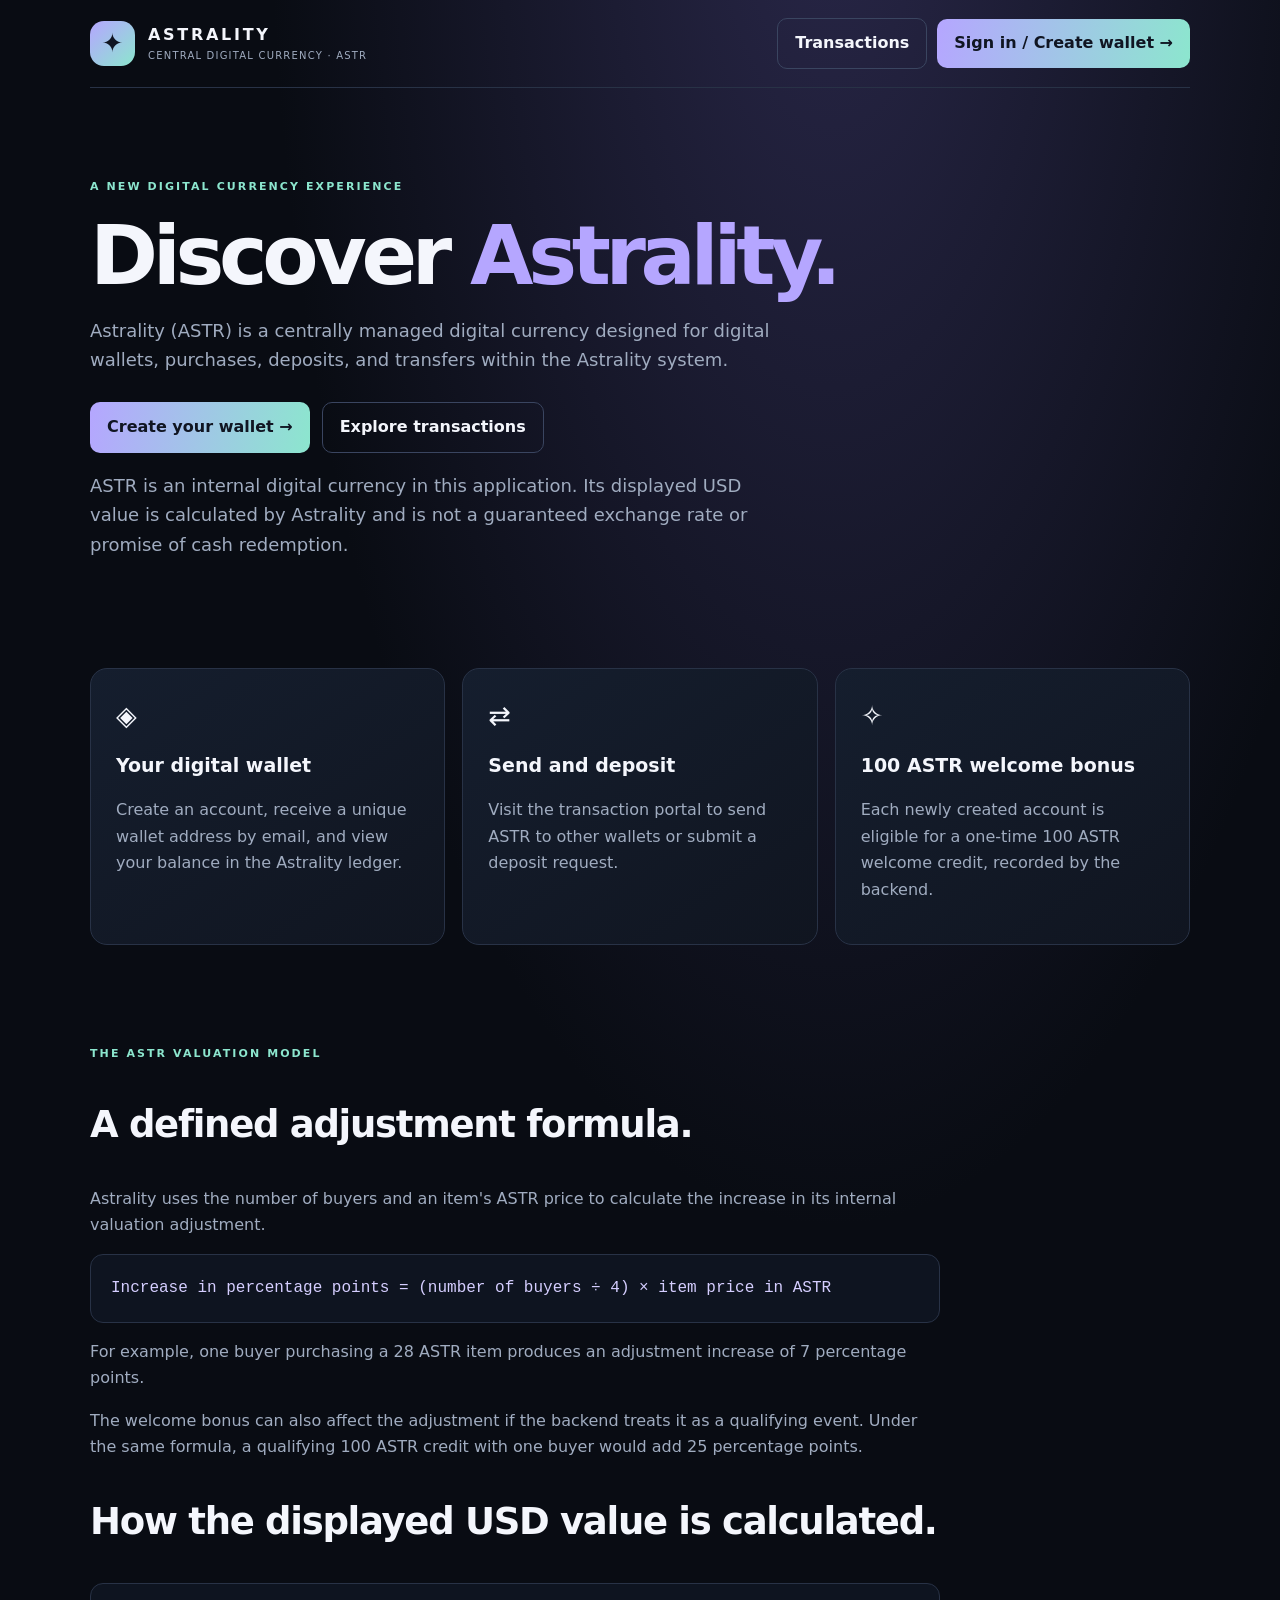
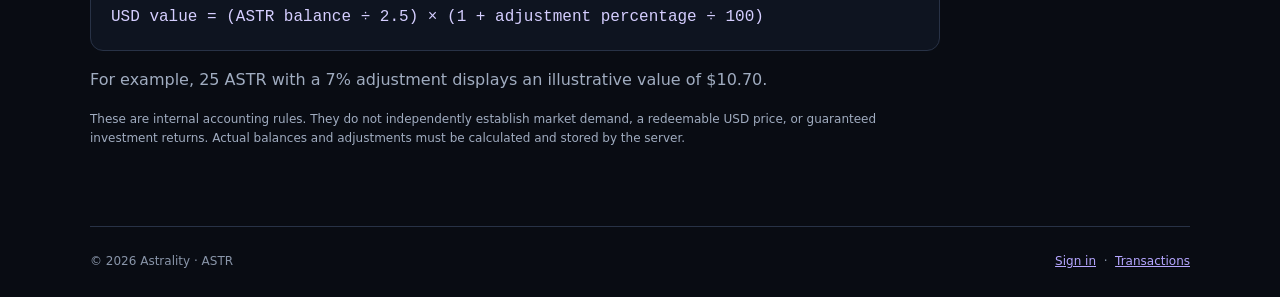
<file: index.html>
<!DOCTYPE html>
<html lang="en">
<head>
  <meta charset="UTF-8">
  <meta name="viewport" content="width=device-width, initial-scale=1.0">
  <meta name="theme-color" content="#090c13">
  <title>Astrality — ASTR Digital Currency</title>
  <meta name="description" content="Discover Astrality (ASTR), its digital wallets, transfers, and internal valuation system.">

  <style>
    :root {
      --bg: #090c13;
      --panel: #121927;
      --line: #283246;
      --text: #f4f6fc;
      --muted: #a0acc0;
      --purple: #b5a6ff;
      --mint: #8ce6ce;
    }

    * { box-sizing: border-box; }

    html { scroll-behavior: smooth; }

    body {
      margin: 0;
      background:
        radial-gradient(ellipse at 65% -10%, #292749, transparent 48%),
        var(--bg);
      color: var(--text);
      font: 16px/1.65 Inter, system-ui, sans-serif;
    }

    a { color: inherit; }

    .container {
      width: min(1100px, calc(100% - 40px));
      margin: auto;
    }

    header {
      min-height: 88px;
      display: flex;
      align-items: center;
      gap: 13px;
      border-bottom: 1px solid var(--line);
    }

    .logo {
      width: 45px;
      height: 45px;
      display: grid;
      place-items: center;
      border-radius: 14px;
      background: linear-gradient(135deg, var(--purple), var(--mint));
      color: #101522;
      font-size: 26px;
      font-weight: 900;
    }

    .brand {
      font-weight: 900;
      letter-spacing: .17em;
    }

    .tagline {
      color: var(--muted);
      font-size: 10px;
      letter-spacing: .12em;
    }

    nav {
      margin-left: auto;
      display: flex;
      align-items: center;
      gap: 10px;
    }

    .button {
      display: inline-flex;
      justify-content: center;
      align-items: center;
      gap: 8px;
      padding: 11px 17px;
      border: 1px solid #3a4560;
      border-radius: 10px;
      text-decoration: none;
      font-weight: 750;
      transition: transform .15s, opacity .15s;
    }

    .button:hover {
      transform: translateY(-2px);
      opacity: .9;
    }

    .primary {
      background: linear-gradient(100deg, var(--purple), var(--mint));
      color: #101522;
      border: none;
    }

    .hero {
      padding: 90px 0 65px;
      max-width: 800px;
    }

    .eyebrow {
      color: var(--mint);
      font-size: 11px;
      font-weight: 850;
      letter-spacing: .19em;
    }

    h1 {
      margin: 18px 0;
      font-size: clamp(45px, 8vw, 82px);
      line-height: 1.02;
      letter-spacing: -.065em;
    }

    h1 span { color: var(--purple); }

    .hero p {
      max-width: 690px;
      color: var(--muted);
      font-size: 18px;
    }

    .actions {
      display: flex;
      flex-wrap: wrap;
      gap: 12px;
      margin-top: 27px;
    }

    .cards {
      display: grid;
      grid-template-columns: repeat(3, 1fr);
      gap: 17px;
      margin: 25px 0 75px;
    }

    .card {
      padding: 25px;
      border: 1px solid var(--line);
      border-radius: 17px;
      background: linear-gradient(145deg, #151e2e, #101520);
    }

    .card-icon { font-size: 27px; }

    .card h2 {
      margin: 12px 0 7px;
      font-size: 19px;
    }

    .card p, .section p {
      color: var(--muted);
    }

    .section {
      padding: 25px 0 65px;
      max-width: 850px;
    }

    .section h2 {
      font-size: clamp(27px, 4vw, 37px);
      letter-spacing: -.035em;
    }

    .formula {
      padding: 20px;
      border: 1px solid var(--line);
      border-radius: 13px;
      background: #0e1420;
      color: #d5ceff;
      font-family: ui-monospace, monospace;
      overflow-wrap: anywhere;
    }

    .disclaimer {
      font-size: 12px;
      color: #8995a9;
    }

    footer {
      display: flex;
      flex-wrap: wrap;
      justify-content: space-between;
      gap: 15px;
      padding: 25px 0;
      border-top: 1px solid var(--line);
      color: #8995a9;
      font-size: 12px;
    }

    footer a { color: var(--purple); }

    @media (max-width: 720px) {
      .container { width: min(100% - 28px, 1100px); }
      header { flex-wrap: wrap; padding: 14px 0; }
      nav { gap: 7px; }
      nav .button { padding: 9px 10px; font-size: 12px; }
      .hero { padding: 60px 0 45px; }
      .hero p { font-size: 16px; }
      .cards { grid-template-columns: 1fr; margin-bottom: 45px; }
    }
  </style>
</head>

<body>
  <div class="container">

    <header>
      <div class="logo">✦</div>

      <div>
        <div class="brand">ASTRALITY</div>
        <div class="tagline">CENTRAL DIGITAL CURRENCY · ASTR</div>
      </div>

      <nav>
        <a class="button" href="transactions.html">
          Transactions
        </a>
        <a class="button primary" href="signin.html">
          Sign in / Create wallet →
        </a>
      </nav>
    </header>

    <main>
      <section class="hero">
        <div class="eyebrow">A NEW DIGITAL CURRENCY EXPERIENCE</div>

        <h1>Discover <span>Astrality.</span></h1>

        <p>
          Astrality (ASTR) is a centrally managed digital currency
          designed for digital wallets, purchases, deposits, and
          transfers within the Astrality system.
        </p>

        <div class="actions">
          <a class="button primary" href="signin.html">
            Create your wallet →
          </a>

          <a class="button" href="transactions.html">
            Explore transactions
          </a>
        </div>

        <p class="disclaimer">
          ASTR is an internal digital currency in this application.
          Its displayed USD value is calculated by Astrality and is
          not a guaranteed exchange rate or promise of cash redemption.
        </p>
      </section>

      <section class="cards">
        <article class="card">
          <div class="card-icon">◈</div>
          <h2>Your digital wallet</h2>
          <p>
            Create an account, receive a unique wallet address by email,
            and view your balance in the Astrality ledger.
          </p>
        </article>

        <article class="card">
          <div class="card-icon">⇄</div>
          <h2>Send and deposit</h2>
          <p>
            Visit the transaction portal to send ASTR to other wallets
            or submit a deposit request.
          </p>
        </article>

        <article class="card">
          <div class="card-icon">✧</div>
          <h2>100 ASTR welcome bonus</h2>
          <p>
            Each newly created account is eligible for a one-time
            100 ASTR welcome credit, recorded by the backend.
          </p>
        </article>
      </section>

      <section class="section">
        <div class="eyebrow">THE ASTR VALUATION MODEL</div>

        <h2>A defined adjustment formula.</h2>

        <p>
          Astrality uses the number of buyers and an item's ASTR price
          to calculate the increase in its internal valuation adjustment.
        </p>

        <div class="formula">
          Increase in percentage points = (number of buyers ÷ 4)
          × item price in ASTR
        </div>

        <p>
          For example, one buyer purchasing a 28 ASTR item produces
          an adjustment increase of 7 percentage points.
        </p>

        <p>
          The welcome bonus can also affect the adjustment if the
          backend treats it as a qualifying event. Under the same
          formula, a qualifying 100 ASTR credit with one buyer would
          add 25 percentage points.
        </p>

        <h2>How the displayed USD value is calculated.</h2>

        <div class="formula">
          USD value = (ASTR balance ÷ 2.5)
          × (1 + adjustment percentage ÷ 100)
        </div>

        <p>
          For example, 25 ASTR with a 7% adjustment displays an
          illustrative value of $10.70.
        </p>

        <p class="disclaimer">
          These are internal accounting rules. They do not independently
          establish market demand, a redeemable USD price, or guaranteed
          investment returns. Actual balances and adjustments must be
          calculated and stored by the server.
        </p>
      </section>
    </main>

    <footer>
      <span>© <span id="year"></span> Astrality · ASTR</span>

      <span>
        <a href="signin.html">Sign in</a>
        &nbsp;·&nbsp;
        <a href="transactions.html">Transactions</a>
      </span>
    </footer>

  </div>

  <script>
    document.getElementById("year").textContent =
      new Date().getFullYear();
  </script>
</body>
</html>
</file>
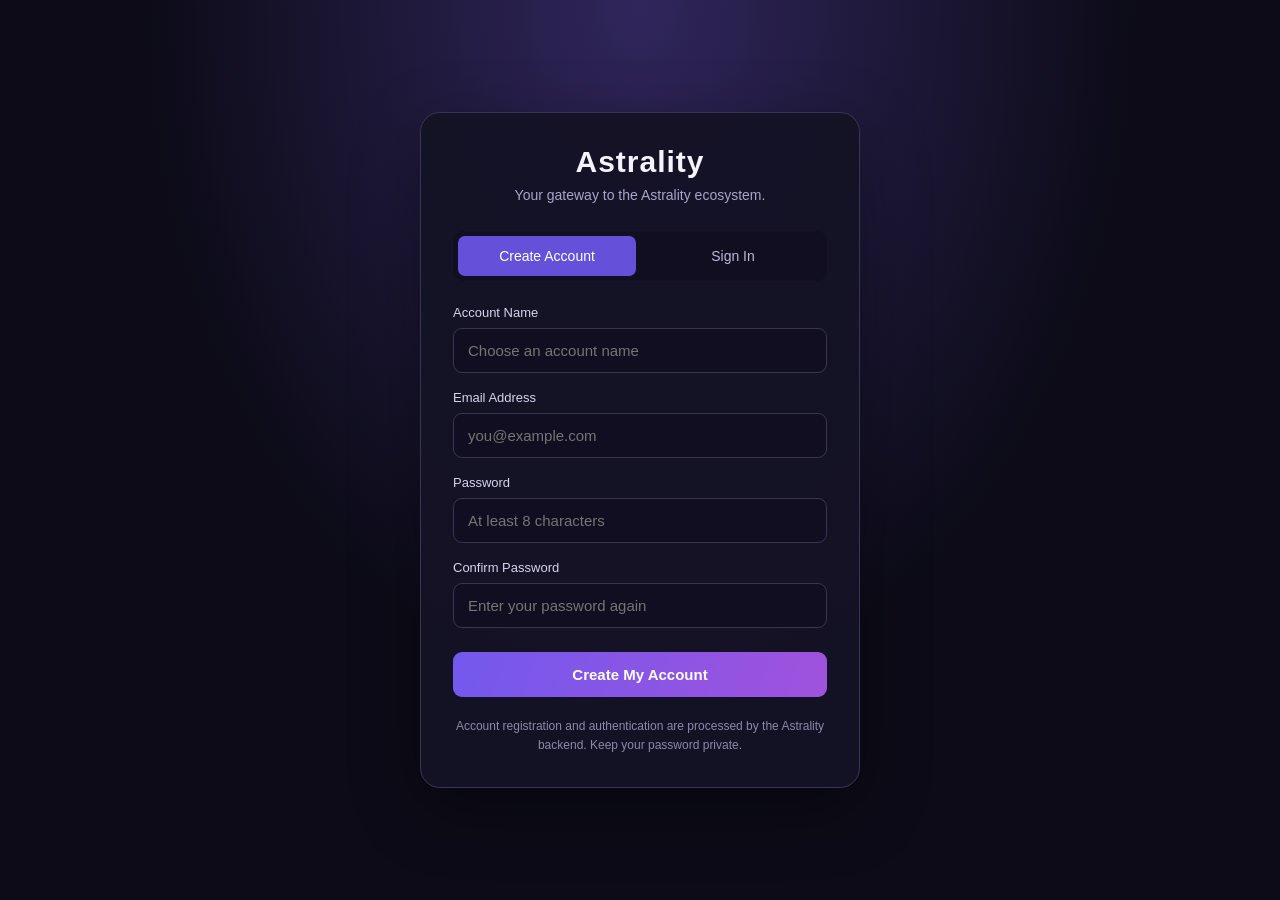
<file: signin.html>
<!DOCTYPE html>
<html lang="en">
<head>
  <meta charset="UTF-8">
  <meta name="viewport" content="width=device-width, initial-scale=1.0">
  <title>Astrality Portal — Account Access</title>

  <style>
    * {
      box-sizing: border-box;
    }

    body {
      margin: 0;
      min-height: 100vh;
      display: grid;
      place-items: center;
      padding: 24px;
      font-family: Arial, sans-serif;
      color: #f4f3ff;
      background:
        radial-gradient(ellipse at top, #30265c 0%, transparent 55%),
        #0c0b17;
    }

    .panel {
      width: 100%;
      max-width: 440px;
      padding: 32px;
      border: 1px solid #393453;
      border-radius: 20px;
      background: rgba(20, 18, 37, 0.96);
      box-shadow: 0 20px 70px #0005;
    }

    .brand {
      text-align: center;
      margin-bottom: 28px;
    }

    .brand h1 {
      margin: 0 0 8px;
      font-size: 30px;
      letter-spacing: 1px;
    }

    .brand p {
      margin: 0;
      color: #aaa4c8;
      font-size: 14px;
    }

    .tabs {
      display: flex;
      gap: 8px;
      margin-bottom: 24px;
      padding: 5px;
      border-radius: 10px;
      background: #100e20;
    }

    .tabs button {
      flex: 1;
      border: 0;
      padding: 12px;
      border-radius: 7px;
      color: #bdb7d7;
      background: transparent;
      cursor: pointer;
      font-size: 14px;
    }

    .tabs button.active {
      color: white;
      background: #6550d9;
    }

    .field {
      margin-bottom: 17px;
    }

    label {
      display: block;
      margin-bottom: 8px;
      color: #d8d3ee;
      font-size: 13px;
    }

    input {
      display: block;
      width: 100%;
      padding: 13px 14px;
      border: 1px solid #393453;
      border-radius: 9px;
      outline: none;
      background: #100e20;
      color: white;
      font-size: 15px;
    }

    input:focus {
      border-color: #8976ff;
      box-shadow: 0 0 0 3px #8976ff20;
    }

    .primary {
      width: 100%;
      margin-top: 7px;
      padding: 14px;
      border: 0;
      border-radius: 9px;
      color: white;
      background: linear-gradient(110deg, #7259ed, #a052dc);
      cursor: pointer;
      font-size: 15px;
      font-weight: bold;
    }

    .primary:disabled {
      opacity: 0.6;
      cursor: wait;
    }

    .message {
      display: none;
      margin-top: 18px;
      padding: 12px;
      border-radius: 9px;
      overflow-wrap: anywhere;
      white-space: pre-wrap;
      font-size: 13px;
      line-height: 1.6;
    }

    .message.success {
      display: block;
      color: #b5f7d0;
      background: #153526;
      border: 1px solid #286747;
    }

    .message.error {
      display: block;
      color: #ffc0c0;
      background: #381b26;
      border: 1px solid #713343;
    }

    .message.info {
      display: block;
      color: #d5d0ff;
      background: #211d40;
      border: 1px solid #453a79;
    }

    .hint {
      margin: 20px 0 0;
      text-align: center;
      color: #8e88aa;
      font-size: 12px;
      line-height: 1.6;
    }

    .hidden {
      display: none;
    }

    .wallet {
      display: block;
      margin-top: 8px;
      padding: 10px;
      border-radius: 6px;
      background: #100e20;
      color: #d2caff;
      overflow-wrap: anywhere;
      user-select: all;
    }

    .copy {
      margin-top: 10px;
      padding: 9px 12px;
      border: 1px solid #6355a0;
      border-radius: 7px;
      color: white;
      background: #302752;
      cursor: pointer;
    }
  </style>
</head>

<body>
  <main class="panel">
    <header class="brand">
      <h1>Astrality</h1>
      <p>Your gateway to the Astrality ecosystem.</p>
    </header>

    <div class="tabs">
      <button id="signupTab" class="active" type="button">
        Create Account
      </button>
      <button id="loginTab" type="button">
        Sign In
      </button>
    </div>

    <form id="signupForm">
      <div class="field">
        <label for="displayName">Account Name</label>
        <input
          id="displayName"
          name="displayName"
          type="text"
          autocomplete="username"
          minlength="2"
          maxlength="40"
          required
          placeholder="Choose an account name"
        >
      </div>

      <div class="field">
        <label for="signupEmail">Email Address</label>
        <input
          id="signupEmail"
          name="email"
          type="email"
          autocomplete="email"
          maxlength="254"
          required
          placeholder="you@example.com"
        >
      </div>

      <div class="field">
        <label for="signupPassword">Password</label>
        <input
          id="signupPassword"
          name="password"
          type="password"
          autocomplete="new-password"
          minlength="8"
          maxlength="128"
          required
          placeholder="At least 8 characters"
        >
      </div>

      <div class="field">
        <label for="confirmPassword">Confirm Password</label>
        <input
          id="confirmPassword"
          name="confirmPassword"
          type="password"
          autocomplete="new-password"
          minlength="8"
          maxlength="128"
          required
          placeholder="Enter your password again"
        >
      </div>

      <button class="primary" id="signupButton" type="submit">
        Create My Account
      </button>
    </form>

    <form id="loginForm" class="hidden">
      <div class="field">
        <label for="walletAddress">Wallet Address</label>
        <input
          id="walletAddress"
          name="walletAddress"
          type="text"
          autocomplete="username"
          required
          placeholder="Enter your Astrality wallet address"
        >
      </div>

      <div class="field">
        <label for="loginPassword">Password</label>
        <input
          id="loginPassword"
          name="password"
          type="password"
          autocomplete="current-password"
          required
          placeholder="Enter your password"
        >
      </div>

      <button class="primary" id="loginButton" type="submit">
        Sign In
      </button>
    </form>

    <div id="message" class="message" role="status"
         aria-live="polite"></div>

    <p class="hint">
      Account registration and authentication are processed by the
      Astrality backend. Keep your password private.
    </p>
  </main>

  <script>
    "use strict";

    const API_URL = "/api/astrality";

    const signupForm = document.getElementById("signupForm");
    const loginForm = document.getElementById("loginForm");
    const signupTab = document.getElementById("signupTab");
    const loginTab = document.getElementById("loginTab");
    const signupButton = document.getElementById("signupButton");
    const loginButton = document.getElementById("loginButton");
    const message = document.getElementById("message");

    let currentMode = "signup";

    function showMessage(text, type = "info") {
      message.className = "message " + type;
      message.replaceChildren(document.createTextNode(text));
    }

    function clearMessage() {
      message.className = "message";
      message.replaceChildren();
    }

    function switchMode(mode) {
      currentMode = mode;
      clearMessage();

      const isSignup = mode === "signup";

      signupForm.classList.toggle("hidden", !isSignup);
      loginForm.classList.toggle("hidden", isSignup);

      signupTab.classList.toggle("active", isSignup);
      loginTab.classList.toggle("active", !isSignup);

      document.getElementById("displayName").required = isSignup;
      document.getElementById("signupEmail").required = isSignup;
      document.getElementById("signupPassword").required = isSignup;
      document.getElementById("confirmPassword").required = isSignup;

      document.getElementById("walletAddress").required = !isSignup;
      document.getElementById("loginPassword").required = !isSignup;
    }

    signupTab.addEventListener("click", () => switchMode("signup"));
    loginTab.addEventListener("click", () => switchMode("login"));

    async function callAPI(payload) {
      let response;

      try {
        response = await fetch(API_URL, {
          method: "POST",
          headers: {
            "Content-Type": "application/json"
          },
          body: JSON.stringify(payload)
        });
      } catch (error) {
        throw new Error(
          "Could not connect to the Astrality API. " +
          "Check that /api/astrality is deployed and accessible."
        );
      }

      const rawText = await response.text();
      let data;

      try {
        data = JSON.parse(rawText);
      } catch {
        throw new Error(
          "The server returned an invalid response. " +
          "Check your API deployment and server logs."
        );
      }

      if (!response.ok || data.success === false || data.error) {
        throw new Error(
          data.message ||
          data.error ||
          ("The server returned HTTP " + response.status + ".")
        );
      }

      if (data.success !== true) {
        throw new Error(
          data.message ||
          "The server did not confirm success. No success was assumed."
        );
      }

      return data;
    }

    function getWalletAddress(data) {
      return (
        data.walletAddress ||
        data.account?.walletAddress ||
        data.account?.wallet ||
        data.wallet ||
        ""
      );
    }

    function showWalletResult(walletAddress) {
      message.className = "message success";
      message.replaceChildren();

      const heading = document.createElement("strong");
      heading.textContent = "Account created successfully!";
      message.appendChild(heading);

      const explanation = document.createElement("p");
      explanation.textContent =
        "Your Astrality wallet address:";
      message.appendChild(explanation);

      const wallet = document.createElement("code");
      wallet.className = "wallet";
      wallet.textContent = walletAddress;
      message.appendChild(wallet);

      const copyButton = document.createElement("button");
      copyButton.type = "button";
      copyButton.className = "copy";
      copyButton.textContent = "Copy Wallet Address";

      copyButton.addEventListener("click", async () => {
        try {
          await navigator.clipboard.writeText(walletAddress);
          copyButton.textContent = "Copied!";
        } catch {
          showMessage(
            "Select the wallet address above and copy it manually.",
            "info"
          );
        }
      });

      message.appendChild(copyButton);

      const loginPrompt = document.createElement("p");
      loginPrompt.textContent =
        "Save your wallet address. You will need it to sign in.";
      message.appendChild(loginPrompt);

      const loginNow = document.createElement("button");
      loginNow.type = "button";
      loginNow.className = "copy";
      loginNow.textContent = "Continue to Sign In";

      loginNow.addEventListener("click", () => {
        document.getElementById("walletAddress").value =
          walletAddress;
        switchMode("login");
      });

      message.appendChild(loginNow);
    }

    signupForm.addEventListener("submit", async (event) => {
      event.preventDefault();
      clearMessage();

      const displayName =
        document.getElementById("displayName").value.trim();

      const email =
        document.getElementById("signupEmail").value.trim();

      const password =
        document.getElementById("signupPassword").value;

      const confirmPassword =
        document.getElementById("confirmPassword").value;

      if (displayName.length < 2) {
        showMessage(
          "Your account name must contain at least 2 characters.",
          "error"
        );
        return;
      }

      if (password.length < 8) {
        showMessage(
          "Your password must contain at least 8 characters.",
          "error"
        );
        return;
      }

      if (password !== confirmPassword) {
        showMessage("Your passwords do not match.", "error");
        return;
      }

      signupButton.disabled = true;
      signupButton.textContent = "Creating Account...";

      showMessage("Contacting Astrality and creating your account...");

      try {
        const data = await callAPI({
          action: "signup",
          displayName,
          email,
          password
        });

        const walletAddress = getWalletAddress(data);

        if (!walletAddress) {
          showMessage(
            "The server reported success but did not return a wallet " +
            "address. Check the signup response and backend implementation.",
            "error"
          );
          return;
        }

        signupForm.reset();
        showWalletResult(walletAddress);

      } catch (error) {
        showMessage(error.message, "error");
      } finally {
        signupButton.disabled = false;
        signupButton.textContent = "Create My Account";
      }
    });

    loginForm.addEventListener("submit", async (event) => {
      event.preventDefault();
      clearMessage();

      const walletAddress =
        document.getElementById("walletAddress").value.trim();

      const password =
        document.getElementById("loginPassword").value;

      loginButton.disabled = true;
      loginButton.textContent = "Signing In...";

      showMessage("Verifying your account...");

      try {
        const data = await callAPI({
          action: "login",
          walletAddress,
          password
        });

        showMessage(
          data.message || "Sign-in successful.",
          "success"
        );

        // Only redirect if the backend explicitly supplies a destination.
        if (
          typeof data.redirectUrl === "string" &&
          data.redirectUrl.startsWith("/") &&
          !data.redirectUrl.startsWith("//")
        ) {
          window.location.assign(data.redirectUrl);
        }

      } catch (error) {
        showMessage(error.message, "error");
      } finally {
        loginButton.disabled = false;
        loginButton.textContent = "Sign In";
      }
    });

    switchMode("signup");
  </script>
</body>
</html>
</file>
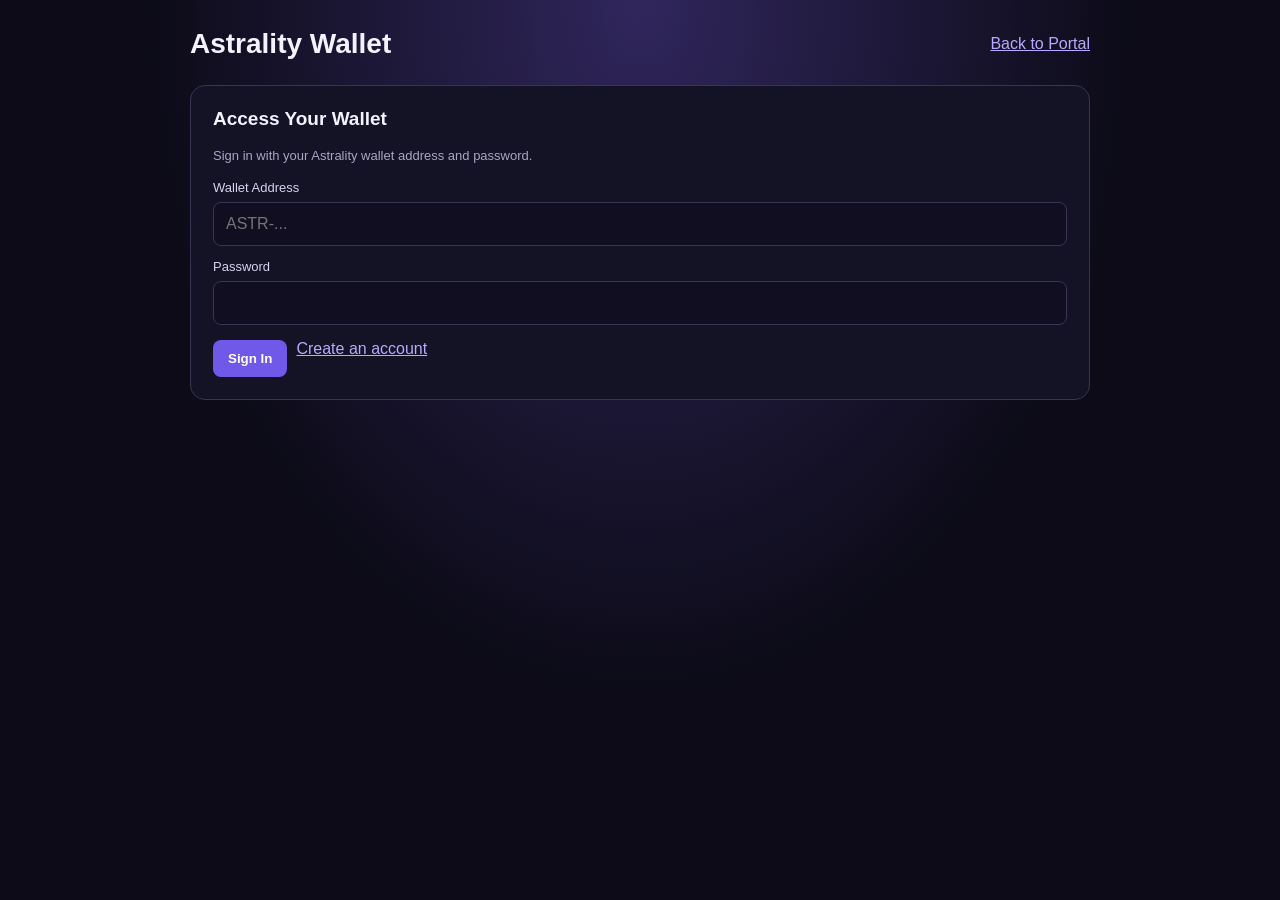
<file: transactions.html>
<!DOCTYPE html>
<html lang="en">
<head>
  <meta charset="UTF-8">
  <meta name="viewport" content="width=device-width, initial-scale=1">
  <title>Astrality Portal — Wallet</title>

  <style>
    * { box-sizing: border-box; }

    body {
      margin: 0;
      min-height: 100vh;
      padding: 28px 16px;
      font-family: Arial, sans-serif;
      color: #f4f2ff;
      background:
        radial-gradient(ellipse at top, #30265c, transparent 55%),
        #0c0b17;
    }

    .container {
      max-width: 900px;
      margin: auto;
    }

    header {
      display: flex;
      justify-content: space-between;
      align-items: center;
      gap: 12px;
      margin-bottom: 25px;
      flex-wrap: wrap;
    }

    h1 { margin: 0; font-size: 28px; }
    h2 { margin-top: 0; font-size: 19px; }
    p { line-height: 1.6; }

    a { color: #b8aaff; }

    .panel {
      padding: 22px;
      margin-bottom: 20px;
      border: 1px solid #393453;
      border-radius: 15px;
      background: #141225;
    }

    .muted { color: #aaa4c8; font-size: 13px; }

    label {
      display: block;
      margin: 13px 0 7px;
      font-size: 13px;
      color: #d8d3ee;
    }

    input, textarea {
      width: 100%;
      padding: 12px;
      color: white;
      background: #100e20;
      border: 1px solid #393453;
      border-radius: 8px;
      font: inherit;
    }

    textarea {
      min-height: 70px;
      resize: vertical;
    }

    button {
      padding: 11px 15px;
      border: 0;
      border-radius: 8px;
      background: #7058e9;
      color: white;
      font-weight: bold;
      cursor: pointer;
    }

    button:disabled {
      opacity: .55;
      cursor: wait;
    }

    button.secondary {
      border: 1px solid #50466f;
      background: #292442;
    }

    .actions {
      display: flex;
      flex-wrap: wrap;
      gap: 9px;
      margin-top: 15px;
    }

    .balance {
      font-size: 34px;
      font-weight: bold;
      overflow-wrap: anywhere;
    }

    .wallet {
      overflow-wrap: anywhere;
      font-family: monospace;
      color: #c6bcff;
    }

    .grid {
      display: grid;
      grid-template-columns: repeat(auto-fit, minmax(240px, 1fr));
      gap: 18px;
    }

    .notice {
      display: none;
      padding: 13px;
      margin: 15px 0;
      border-radius: 8px;
      overflow-wrap: anywhere;
      white-space: pre-wrap;
      font-size: 14px;
    }

    .notice.info {
      display: block;
      background: #211d40;
      color: #ddd5ff;
    }

    .notice.success {
      display: block;
      background: #153526;
      color: #b5f7d0;
    }

    .notice.error {
      display: block;
      background: #381b26;
      color: #ffc0c0;
    }

    .hidden { display: none !important; }

    .transaction {
      padding: 14px 0;
      border-bottom: 1px solid #393453;
      overflow-wrap: anywhere;
    }

    .transaction:last-child { border-bottom: 0; }

    .transaction strong { display: block; margin-bottom: 6px; }
    .amount { color: #c6bcff; font-weight: bold; }

    .danger-panel {
      border-color: #6b2d43;
      background: linear-gradient(145deg, #211321, #141225);
    }

    .danger-button {
      background: #8e2943;
      border: 1px solid #b84a62;
    }

    .danger-button:hover {
      background: #a8324e;
    }

    @media (max-width: 480px) {
      .panel { padding: 17px; }
      .balance { font-size: 27px; }
    }
  </style>
</head>

<body>
  <main class="container">
    <header>
      <h1>Astrality Wallet</h1>
      <a href="index.html">Back to Portal</a>
    </header>

    <div id="notice" class="notice" role="status"
         aria-live="polite"></div>

    <section id="loginPanel" class="panel">
      <h2>Access Your Wallet</h2>
      <p class="muted">
        Sign in with your Astrality wallet address and password.
      </p>

      <form id="loginForm">
        <label for="walletAddress">Wallet Address</label>
        <input id="walletAddress" autocomplete="username"
               required placeholder="ASTR-...">

        <label for="password">Password</label>
        <input id="password" type="password"
               autocomplete="current-password" required>

        <div class="actions">
          <button id="loginButton" type="submit">Sign In</button>
          <a href="signin.html">Create an account</a>
        </div>
      </form>
    </section>

    <section id="walletPanel" class="hidden">
      <div class="panel">
        <p class="muted">Available ASTR balance</p>
        <div class="balance"><span id="balance">0</span> ASTR</div>
        <p class="muted">Your wallet</p>
        <div id="walletDisplay" class="wallet"></div>

        <div class="actions">
          <button id="refreshButton" class="secondary" type="button">
            Refresh Wallet
          </button>
          <button id="logoutButton" class="secondary" type="button">
            Sign Out
          </button>
        </div>
      </div>

      <div class="grid">
        <section class="panel">
          <h2>Send ASTR</h2>
          <form id="sendForm">
            <label for="recipient">Recipient Wallet Address</label>
            <input id="recipient" required placeholder="ASTR-...">

            <label for="sendAmount">Amount (ASTR)</label>
            <input id="sendAmount" type="number" min="0.000001"
                   step="any" required placeholder="10">

            <label for="sendMemo">Message (optional)</label>
            <textarea id="sendMemo" maxlength="200"
                      placeholder="Payment note"></textarea>

            <div class="actions">
              <button id="sendButton" type="submit">Send ASTR</button>
            </div>
          </form>
        </section>

        <section class="panel">
          <h2>Deposit Request</h2>
          <p class="muted">
            Submit a request for a deposit to be reviewed. This does not
            automatically add funds to your balance.
          </p>

          <form id="depositForm">
            <label for="depositAmount">Requested Amount (ASTR)</label>
            <input id="depositAmount" type="number"
                   min="0.000001" step="any" required
                   placeholder="50">

            <label for="depositMemo">Reference or Details</label>
            <textarea id="depositMemo" maxlength="200"
                      placeholder="Optional deposit details"></textarea>

            <div class="actions">
              <button id="depositButton" type="submit">
                Request Deposit
              </button>
            </div>
          </form>
        </section>
      </div>

      <section class="panel">
        <h2>Transaction History</h2>
        <p class="muted">Your latest 100 recorded transactions.</p>
        <div id="history">
          <p class="muted">Sign in to load your history.</p>
        </div>
      </section>

      <section class="panel danger-panel">
        <h2>Account Management</h2>
        <p class="muted">
          Permanently delete your Astrality account. This action cannot be
          undone. The secure server-side deleteAccount action must be installed
          before this button can complete deletion. Completed transaction
          records may be retained in a privacy-preserving form for ledger integrity.
        </p>
        <div class="actions">
          <button id="deleteAccountButton" class="danger-button" type="button">
            Delete My Account
          </button>
        </div>
      </section>
    </section>
  </main>

  <script>
    "use strict";

    const API_URL = "/api/astrality";

    const $ = id => document.getElementById(id);

    let currentWallet = "";
    let currentPassword = "";
    let busy = false;

    function showNotice(text, type = "info") {
      const element = $("notice");
      element.className = "notice " + type;
      element.textContent = text;
    }

    function clearNotice() {
      $("notice").className = "notice";
      $("notice").textContent = "";
    }

    async function callAPI(payload) {
      let response;

      try {
        response = await fetch(API_URL, {
          method: "POST",
          headers: { "Content-Type": "application/json" },
          body: JSON.stringify(payload)
        });
      } catch {
        throw new Error(
          "Cannot reach the Astrality API. Check your Vercel deployment."
        );
      }

      const text = await response.text();
      let data;

      try {
        data = JSON.parse(text);
      } catch {
        throw new Error(
          "The API returned an invalid response. Check api/astrality.js."
        );
      }

      if (!response.ok || data.success !== true || data.error) {
        throw new Error(
          data.error || data.message ||
          "The server did not confirm the request."
        );
      }

      return data;
    }

    async function authenticatedRequest(action, extra = {}) {
      if (!currentWallet || !currentPassword) {
        throw new Error("Please sign in again.");
      }

      return callAPI({
        action,
        walletAddress: currentWallet,
        password: currentPassword,
        ...extra
      });
    }

    function setBusy(value) {
      busy = value;

      [
        "loginButton",
        "sendButton",
        "depositButton",
        "refreshButton",
        "logoutButton",
        "deleteAccountButton"
      ].forEach(id => {
        $(id).disabled = value;
      });
    }

    function displayWallet(data) {
      if (typeof data.balance === "number") {
        $("balance").textContent = data.balance.toLocaleString(
          undefined,
          { maximumFractionDigits: 8 }
        );
      }

      $("walletDisplay").textContent = currentWallet;
    }

    async function refreshWallet() {
      const data = await authenticatedRequest("balance");
      displayWallet(data);

      const historyData = await authenticatedRequest("transactions");
      renderTransactions(historyData.transactions || []);

      if (typeof historyData.balance === "number") {
        $("balance").textContent =
          historyData.balance.toLocaleString(
            undefined,
            { maximumFractionDigits: 8 }
          );
      }
    }

    function renderTransactions(items) {
      const container = $("history");
      container.replaceChildren();

      if (!items.length) {
        const empty = document.createElement("p");
        empty.className = "muted";
        empty.textContent = "No transactions recorded yet.";
        container.appendChild(empty);
        return;
      }

      items.forEach(item => {
        const card = document.createElement("div");
        card.className = "transaction";

        const title = document.createElement("strong");
        title.textContent = String(item.type || "Transaction")
          .replace(/_/g, " ");

        const amount = document.createElement("div");
        amount.className = "amount";
        amount.textContent =
          Number(item.amount).toLocaleString(
            undefined,
            { maximumFractionDigits: 8 }
          ) + " ASTR";

        const status = document.createElement("p");
        status.className = "muted";
        status.textContent = "Status: " + String(item.status || "Unknown");

        const details = document.createElement("p");
        details.className = "muted";

        const isOutgoing = item.fromWallet === currentWallet;
        const counterparty = isOutgoing
          ? item.toWallet
          : item.fromWallet;

        details.textContent =
          (isOutgoing ? "To: " : "From: ") +
          String(counterparty || "System");

        if (item.timestamp) {
          const date = new Date(item.timestamp);

          if (!Number.isNaN(date.getTime())) {
            details.textContent += " · " + date.toLocaleString();
          }
        }

        card.append(title, amount, status, details);

        if (item.memo) {
          const memo = document.createElement("p");
          memo.className = "muted";
          memo.textContent = String(item.memo);
          card.appendChild(memo);
        }

        container.appendChild(card);
      });
    }

    $("loginForm").addEventListener("submit", async event => {
      event.preventDefault();
      if (busy) return;

      clearNotice();
      setBusy(true);

      const wallet = $("walletAddress").value.trim();
      const password = $("password").value;

      try {
        const data = await callAPI({
          action: "login",
          walletAddress: wallet,
          password
        });

        currentWallet = data.walletAddress || wallet;
        currentPassword = password;

        $("loginPanel").classList.add("hidden");
        $("walletPanel").classList.remove("hidden");

        displayWallet(data);
        await refreshWallet();

        showNotice("Successfully signed in.", "success");
        $("password").value = "";

      } catch (error) {
        currentWallet = "";
        currentPassword = "";
        showNotice(error.message, "error");
      } finally {
        setBusy(false);
      }
    });

    $("sendForm").addEventListener("submit", async event => {
      event.preventDefault();
      if (busy) return;

      const recipientWallet = $("recipient").value.trim();
      const amount = Number($("sendAmount").value);
      const memo = $("sendMemo").value.trim();

      if (!Number.isFinite(amount) || amount <= 0) {
        showNotice("Enter a valid amount.", "error");
        return;
      }

      if (recipientWallet === currentWallet) {
        showNotice("You cannot send ASTR to your own wallet.", "error");
        return;
      }

      if (!confirm(
        "Send " + amount + " ASTR to " + recipientWallet + "?"
      )) return;

      setBusy(true);

      try {
        const data = await authenticatedRequest("send", {
          recipientWallet,
          amount,
          memo
        });

        $("sendForm").reset();
        await refreshWallet();

        showNotice(data.message || "Transfer completed.", "success");

      } catch (error) {
        showNotice(error.message, "error");
      } finally {
        setBusy(false);
      }
    });

    $("depositForm").addEventListener("submit", async event => {
      event.preventDefault();
      if (busy) return;

      const amount = Number($("depositAmount").value);
      const memo = $("depositMemo").value.trim();

      if (!Number.isFinite(amount) || amount <= 0) {
        showNotice("Enter a valid deposit amount.", "error");
        return;
      }

      if (!confirm(
        "Submit a deposit request for " + amount +
        " ASTR? This will not immediately add funds."
      )) return;

      setBusy(true);

      try {
        const data = await authenticatedRequest("deposit", {
          amount,
          memo
        });

        $("depositForm").reset();
        await refreshWallet();

        showNotice(data.message || "Deposit request submitted.", "success");

      } catch (error) {
        showNotice(error.message, "error");
      } finally {
        setBusy(false);
      }
    });

    $("refreshButton").addEventListener("click", async () => {
      if (busy) return;

      setBusy(true);

      try {
        await refreshWallet();
        showNotice("Wallet and transaction history refreshed.", "success");
      } catch (error) {
        showNotice(error.message, "error");
      } finally {
        setBusy(false);
      }
    });

    $("logoutButton").addEventListener("click", () => {
      currentWallet = "";
      currentPassword = "";

      $("loginForm").reset();
      $("sendForm").reset();
      $("depositForm").reset();

      $("walletPanel").classList.add("hidden");
      $("loginPanel").classList.remove("hidden");

      clearNotice();
      $("history").replaceChildren();
      $("balance").textContent = "0";
    });

    $("deleteAccountButton").addEventListener("click", async () => {
      if (busy || !currentWallet || !currentPassword) {
        showNotice("Please sign in again before deleting your account.", "error");
        return;
      }

      const confirmed = confirm(
        "Permanently delete the Astrality account for " + currentWallet +
        "? This cannot be undone. Your balance will no longer be accessible. " +
        "Necessary ledger audit records may be retained."
      );
      if (!confirmed) return;

      const typedConfirmation = prompt(
        'To confirm permanent deletion, type DELETE (all caps).'
      );
      if (typedConfirmation !== "DELETE") {
        showNotice("Account deletion cancelled. The confirmation did not match.", "info");
        return;
      }

      setBusy(true);
      showNotice("Submitting account-deletion request…", "info");

      try {
        // The server must implement and authorize this action before the
        // button can complete a deletion. Never delete account rows in the browser.
        const data = await authenticatedRequest("deleteAccount", {
          confirmation: "DELETE"
        });

        currentWallet = "";
        currentPassword = "";
        $("loginForm").reset();
        $("sendForm").reset();
        $("depositForm").reset();
        $("walletPanel").classList.add("hidden");
        $("loginPanel").classList.remove("hidden");
        $("history").replaceChildren();
        $("balance").textContent = "0";
        $("walletDisplay").textContent = "";

        showNotice(
          data.message || "Your account deletion request was completed.",
          "success"
        );
      } catch (error) {
        showNotice(
          error.message ||
          "Account deletion is not available yet. The secure server-side action must be installed first.",
          "error"
        );
      } finally {
        setBusy(false);
      }
    });
  </script>
</body>
</html>
</file>
